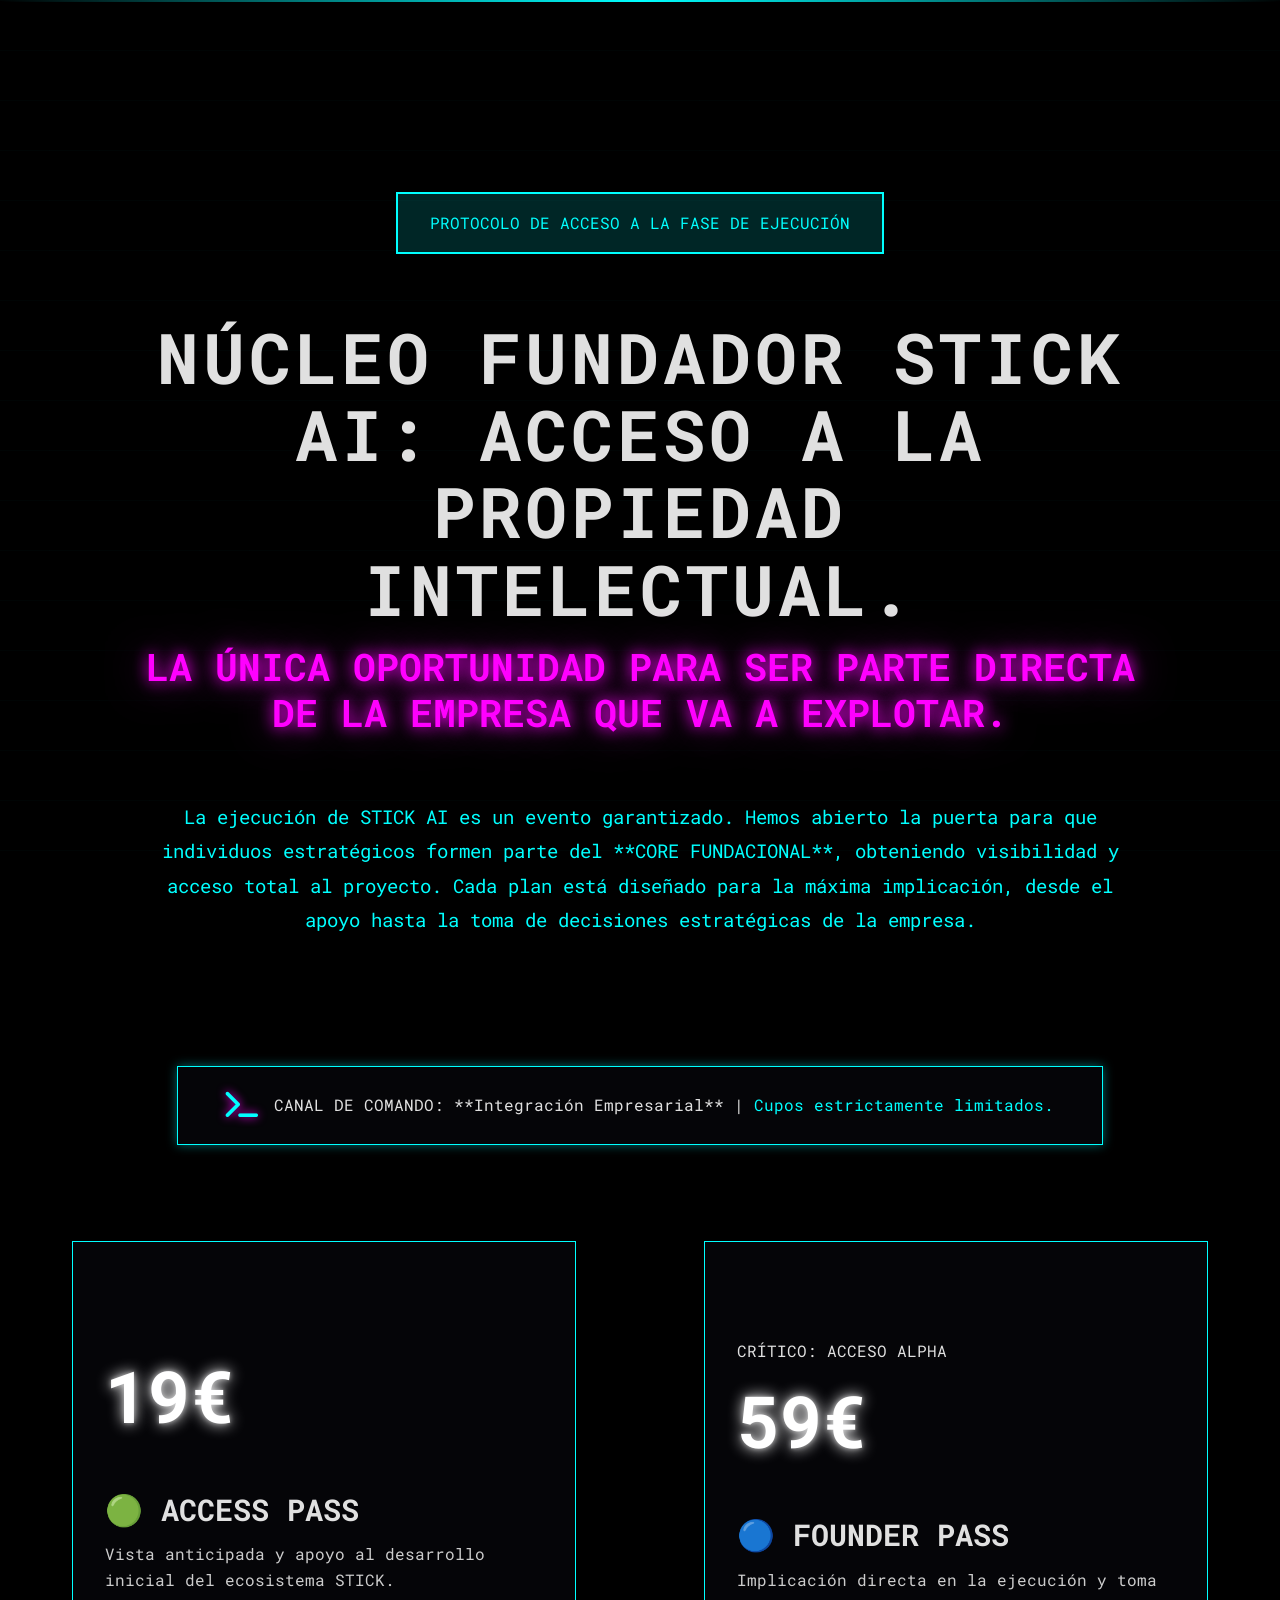
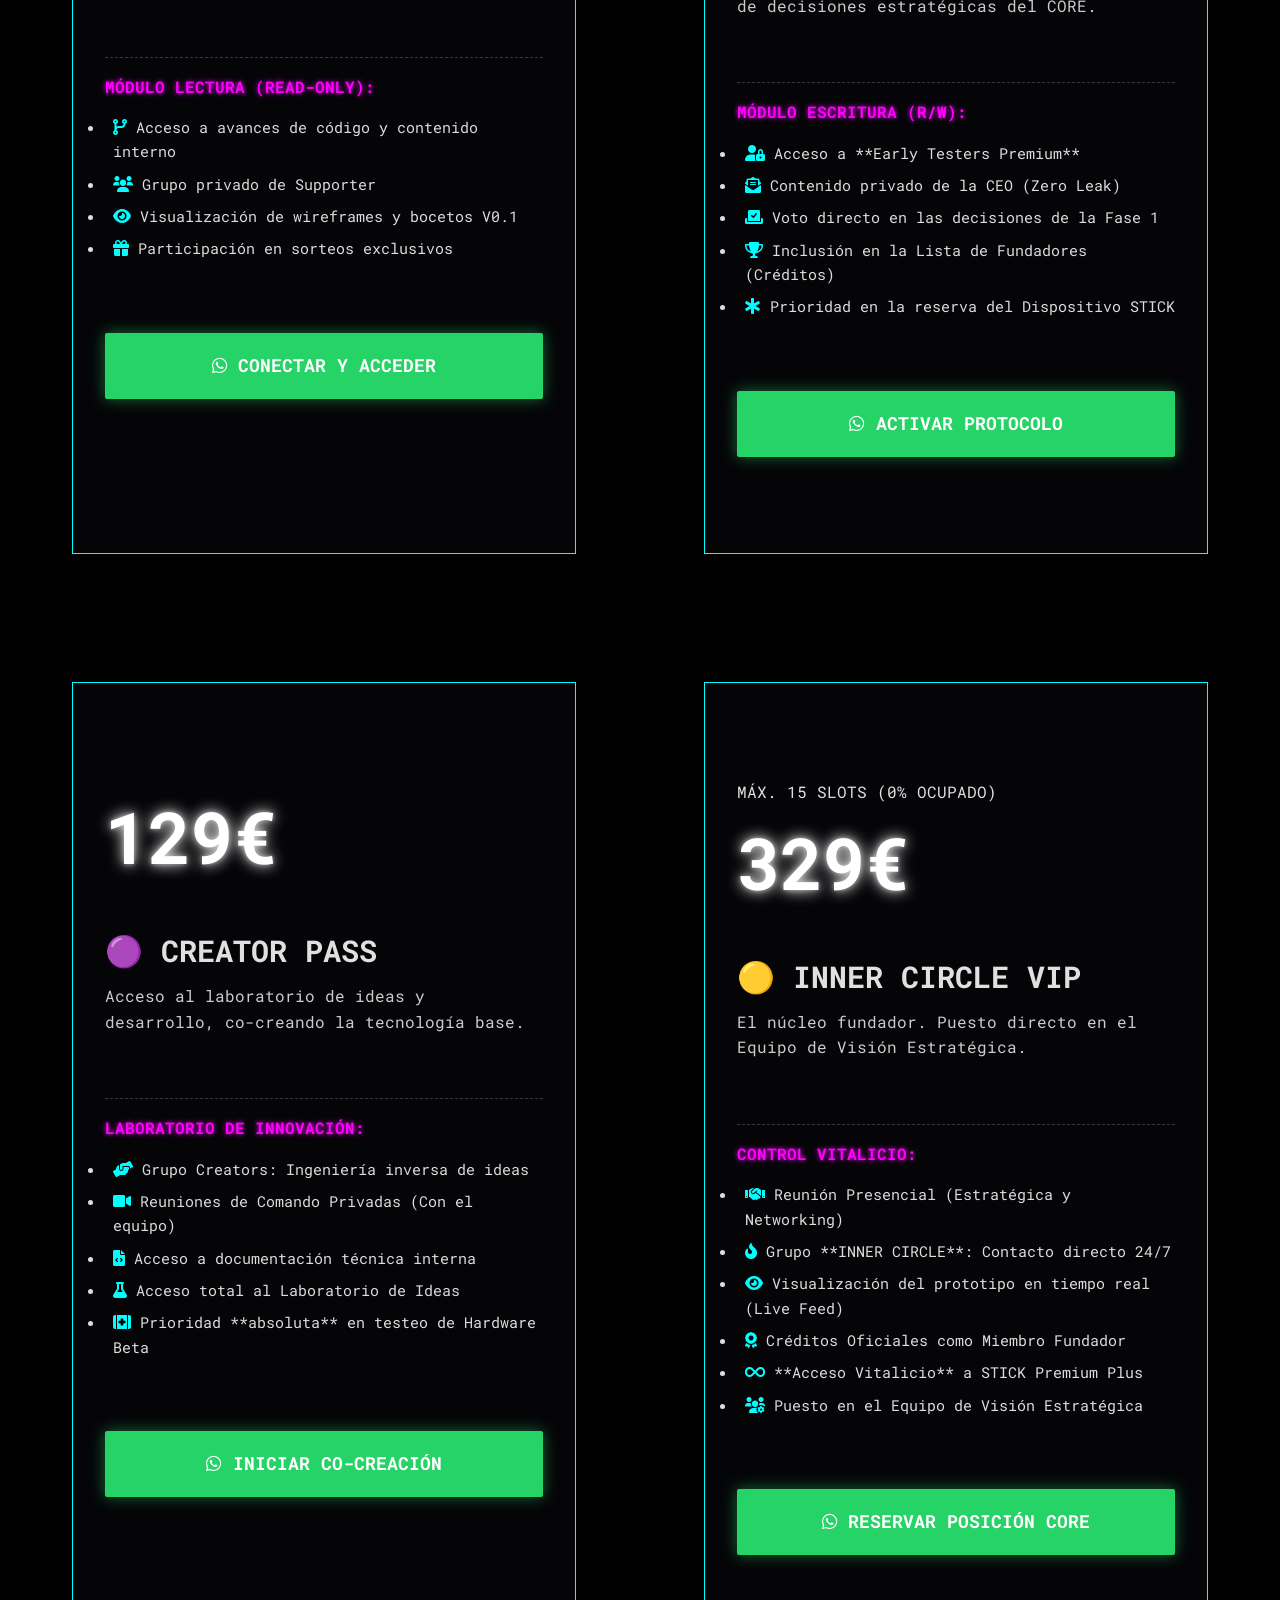
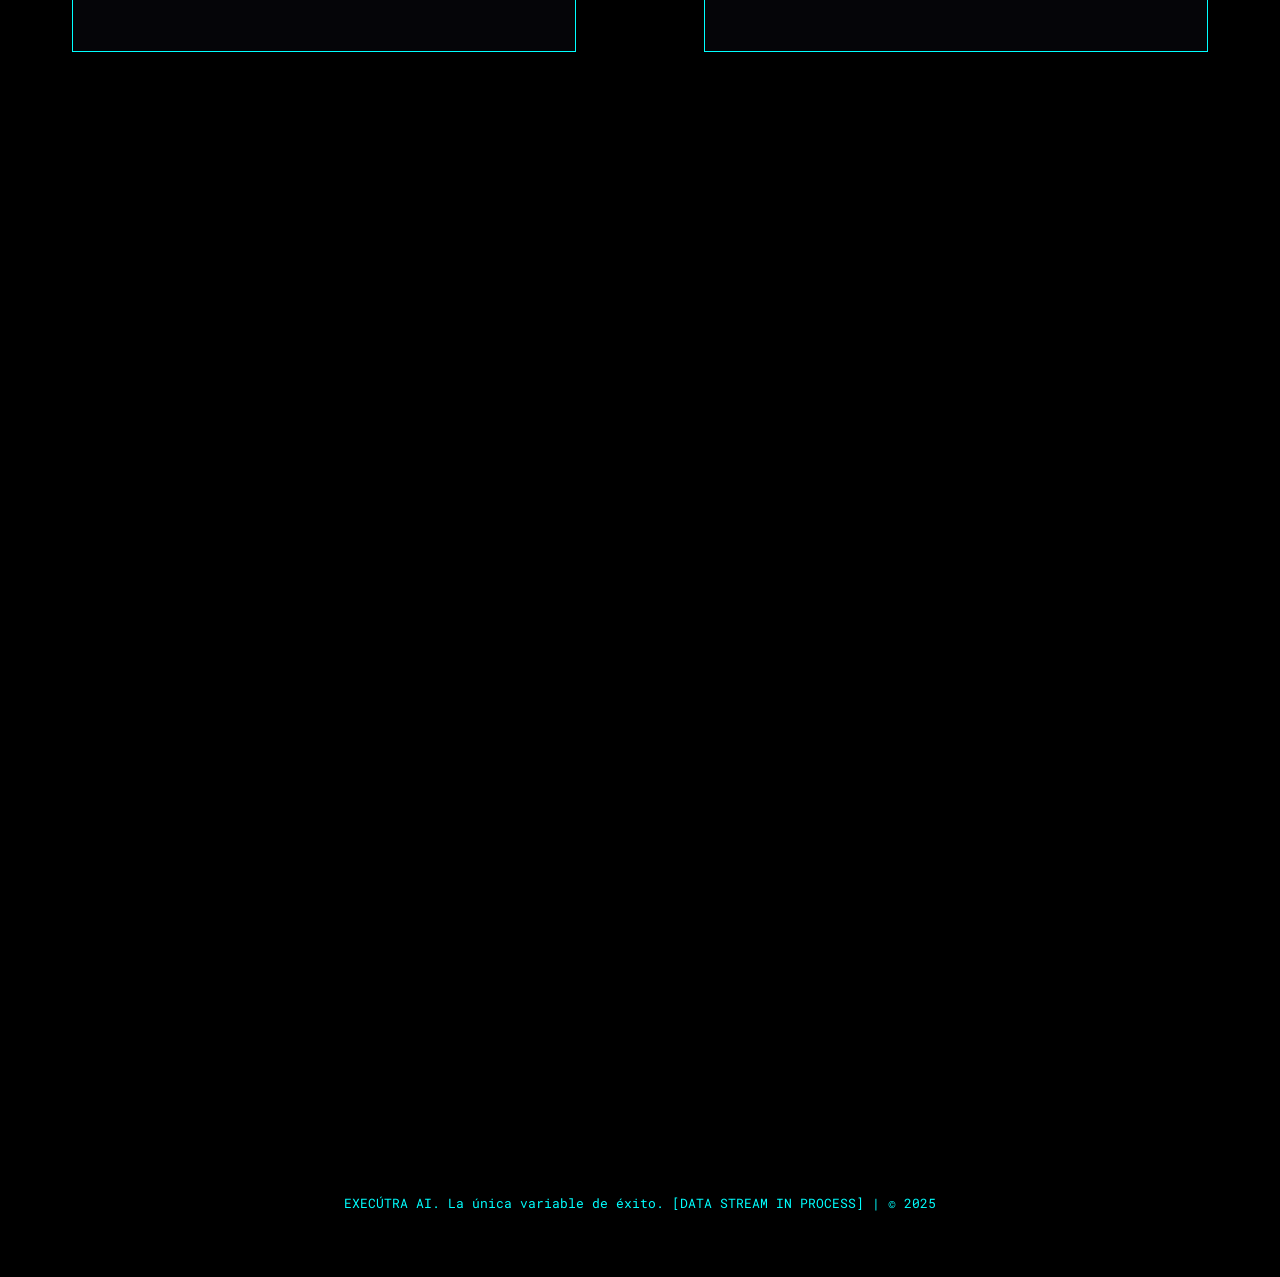
<file: index.html>
<!DOCTYPE html>
<html lang="es">
<head>
    <meta charset="UTF-8">
    <meta name="viewport" content="width=device-width, initial-scale=1.0">
    <title>EXECÚTRA PROTOCOL: ACCESO AL NÚCLEO DISRUPTIVO</title>
    
    <meta name="description" content="El éxito es la única variable. Accede al núcleo fundador de EXECÚTRA AI y sé parte de la disrupción tecnológica garantizada.">
    
    <link rel="stylesheet" href="styles.css">
    <link href="https://fonts.googleapis.com/css2?family=Roboto+Mono:wght@400;700&display=swap" rel="stylesheet">
    <link rel="stylesheet" href="https://cdnjs.cloudflare.com/ajax/libs/font-awesome/6.0.0-beta3/css/all.min.css">
</head>
<body class="theme-dark">

    <div class="background-hud-grid">
        <div class="hud-scanline"></div>
        <div class="hud-flicker"></div>
    </div>

    <main class="access-platform-main">
        <div class="container hero-container">
            <header class="header-intro">
                <span class="version-tag matrix-text pulse-effect">PROTOCOLO DE ACCESO A LA FASE DE EJECUCIÓN</span>
                
                <h1 class="explosive-title">NÚCLEO FUNDADOR STICK AI: ACCESO A LA PROPIEDAD INTELECTUAL.</h1>
                
                <h2 class="text-glow headline-explosion">LA ÚNICA OPORTUNIDAD PARA SER PARTE DIRECTA DE LA EMPRESA QUE VA A EXPLOTAR.</h2>
                
                <p class="intro-subtitle matrix-text">
                    La ejecución de STICK AI es un evento garantizado. Hemos abierto la puerta para que individuos estratégicos formen parte del **CORE FUNDACIONAL**, obteniendo visibilidad y acceso total al proyecto. Cada plan está diseñado para la máxima implicación, desde el apoyo hasta la toma de decisiones estratégicas de la empresa.
                </p>
                
                <div class="status-widget data-module matrix-border" data-animation="reveal" data-delay="0.5">
                    <i class="fas fa-terminal matrix-text"></i>
                    <p>CANAL DE COMANDO: **Integración Empresarial** | <span class="matrix-text">Cupos estrictamente limitados.</span></p>
                </div>
            </header>

            <section class="access-levels-grid">
                
                <article class="level-card level-supporter data-module js-hide matrix-border" data-animation="reveal" data-delay="0.1" data-color="green">
                    <span class="level-price">19€</span>
                    <h2 class="level-title">🟢 Access Pass</h2>
                    <p class="level-tagline">Vista anticipada y apoyo al desarrollo inicial del ecosistema STICK.</p>
                    
                    <div class="benefits-list">
                        <h4>MÓDULO LECTURA (READ-ONLY):</h4>
                        <ul>
                            <li><i class="fas fa-code-branch"></i> Acceso a avances de código y contenido interno</li>
                            <li><i class="fas fa-users"></i> Grupo privado de Supporter</li>
                            <li><i class="fas fa-eye"></i> Visualización de wireframes y bocetos V0.1</li>
                            <li><i class="fas fa-gift"></i> Participación en sorteos exclusivos</li>
                        </ul>
                    </div>
                    <a href="#" class="btn btn-join primary-btn" data-level="Access Pass" target="_blank">
                        <i class="fab fa-whatsapp"></i> CONECTAR Y ACCEDER
                    </a>
                </article>

                <article class="level-card level-founder data-module recommended js-hide matrix-border" data-animation="reveal" data-delay="0.2" data-color="blue">
                    <span class="level-tag recommended-badge">CRÍTICO: ACCESO ALPHA</span>
                    <span class="level-price">59€</span>
                    <h2 class="level-title">🔵 Founder Pass</h2>
                    <p class="level-tagline">Implicación directa en la ejecución y toma de decisiones estratégicas del CORE.</p>
                    
                    <div class="benefits-list">
                        <h4>MÓDULO ESCRITURA (R/W):</h4>
                        <ul>
                            <li><i class="fas fa-user-lock"></i> Acceso a **Early Testers Premium**</li>
                            <li><i class="fas fa-envelope-open-text"></i> Contenido privado de la CEO (Zero Leak)</li>
                            <li><i class="fas fa-vote-yea"></i> Voto directo en las decisiones de la Fase 1</li>
                            <li><i class="fas fa-trophy"></i> Inclusión en la Lista de Fundadores (Créditos)</li>
                            <li><i class="fas fa-star-of-life"></i> Prioridad en la reserva del Dispositivo STICK</li>
                        </ul>
                    </div>
                    <a href="#" class="btn btn-join primary-btn" data-level="Founder Pass" target="_blank">
                        <i class="fab fa-whatsapp"></i> ACTIVAR PROTOCOLO
                    </a>
                </article>

                <article class="level-card level-creator data-module js-hide matrix-border" data-animation="reveal" data-delay="0.3" data-color="purple">
                    <span class="level-price">129€</span>
                    <h2 class="level-title">🟣 Creator Pass</h2>
                    <p class="level-tagline">Acceso al laboratorio de ideas y desarrollo, co-creando la tecnología base.</p>
                    
                    <div class="benefits-list">
                        <h4>LABORATORIO DE INNOVACIÓN:</h4>
                        <ul>
                            <li><i class="fas fa-hands-helping"></i> Grupo Creators: Ingeniería inversa de ideas</li>
                            <li><i class="fas fa-video-camera"></i> Reuniones de Comando Privadas (Con el equipo)</li>
                            <li><i class="fas fa-file-code"></i> Acceso a documentación técnica interna</li>
                            <li><i class="fas fa-flask"></i> Acceso total al Laboratorio de Ideas</li>
                            <li><i class="fas fa-first-aid"></i> Prioridad **absoluta** en testeo de Hardware Beta</li>
                        </ul>
                    </div>
                    <a href="#" class="btn btn-join primary-btn" data-level="Creator Pass" target="_blank">
                        <i class="fab fa-whatsapp"></i> INICIAR CO-CREACIÓN
                    </a>
                </article>

                <article class="level-card level-vip data-module js-hide matrix-border" data-animation="reveal" data-delay="0.4" data-color="yellow">
                    <span class="level-tag vip-limit">MÁX. 15 SLOTS (0% OCUPADO)</span>
                    <span class="level-price">329€</span>
                    <h2 class="level-title">🟡 Inner Circle VIP</h2>
                    <p class="level-tagline">El núcleo fundador. Puesto directo en el Equipo de Visión Estratégica.</p>
                    
                    <div class="benefits-list">
                        <h4>CONTROL VITALICIO:</h4>
                        <ul>
                            <li><i class="fas fa-handshake"></i> Reunión Presencial (Estratégica y Networking)</li>
                            <li><i class="fas fa-fire-alt"></i> Grupo **INNER CIRCLE**: Contacto directo 24/7</li>
                            <li><i class="fas fa-eye"></i> Visualización del prototipo en tiempo real (Live Feed)</li>
                            <li><i class="fas fa-award"></i> Créditos Oficiales como Miembro Fundador</li>
                            <li><i class="fas fa-infinity"></i> **Acceso Vitalicio** a STICK Premium Plus</li>
                            <li><i class="fas fa-users-cog"></i> Puesto en el Equipo de Visión Estratégica</li>
                        </ul>
                    </div>
                    <a href="#" class="btn btn-join primary-btn" data-level="Inner Circle VIP" target="_blank">
                        <i class="fab fa-whatsapp"></i> RESERVAR POSICIÓN CORE
                    </a>
                </article>
            </section>
        </div>
        
        <section class="team-credits data-module js-hide" data-animation="reveal" data-delay="0.6">
            <div class="container">
                <h3><i class="fas fa-users-cog matrix-text"></i> TEAM LEADERSHIP CORE</h3>
                <div class="team-grid">
                    <div class="team-member">
                        <h4>Justin Mostacelli</h4>
                        <p class="matrix-text">CEO & Visionary Leader</p>
                    </div>
                    <div class="team-member">
                        <h4>Hugo</h4>
                        <p class="matrix-text">Chief Operations Officer (COO)</p>
                    </div>
                    <div class="team-member">
                        <h4>Nacho</h4>
                        <p class="matrix-text">Lead Tech Architect (LTA)</p>
                    </div>
                </div>
            </div>
        </section>
    </main>

    <footer class="footer-cta">
        <div class="container">
            <p class="matrix-text">EXECÚTRA AI. La única variable de éxito. [DATA STREAM IN PROCESS] | © 2025</p>
        </div>
    </footer>

    <script src="app.js"></script>
</body>
</html>
</file>
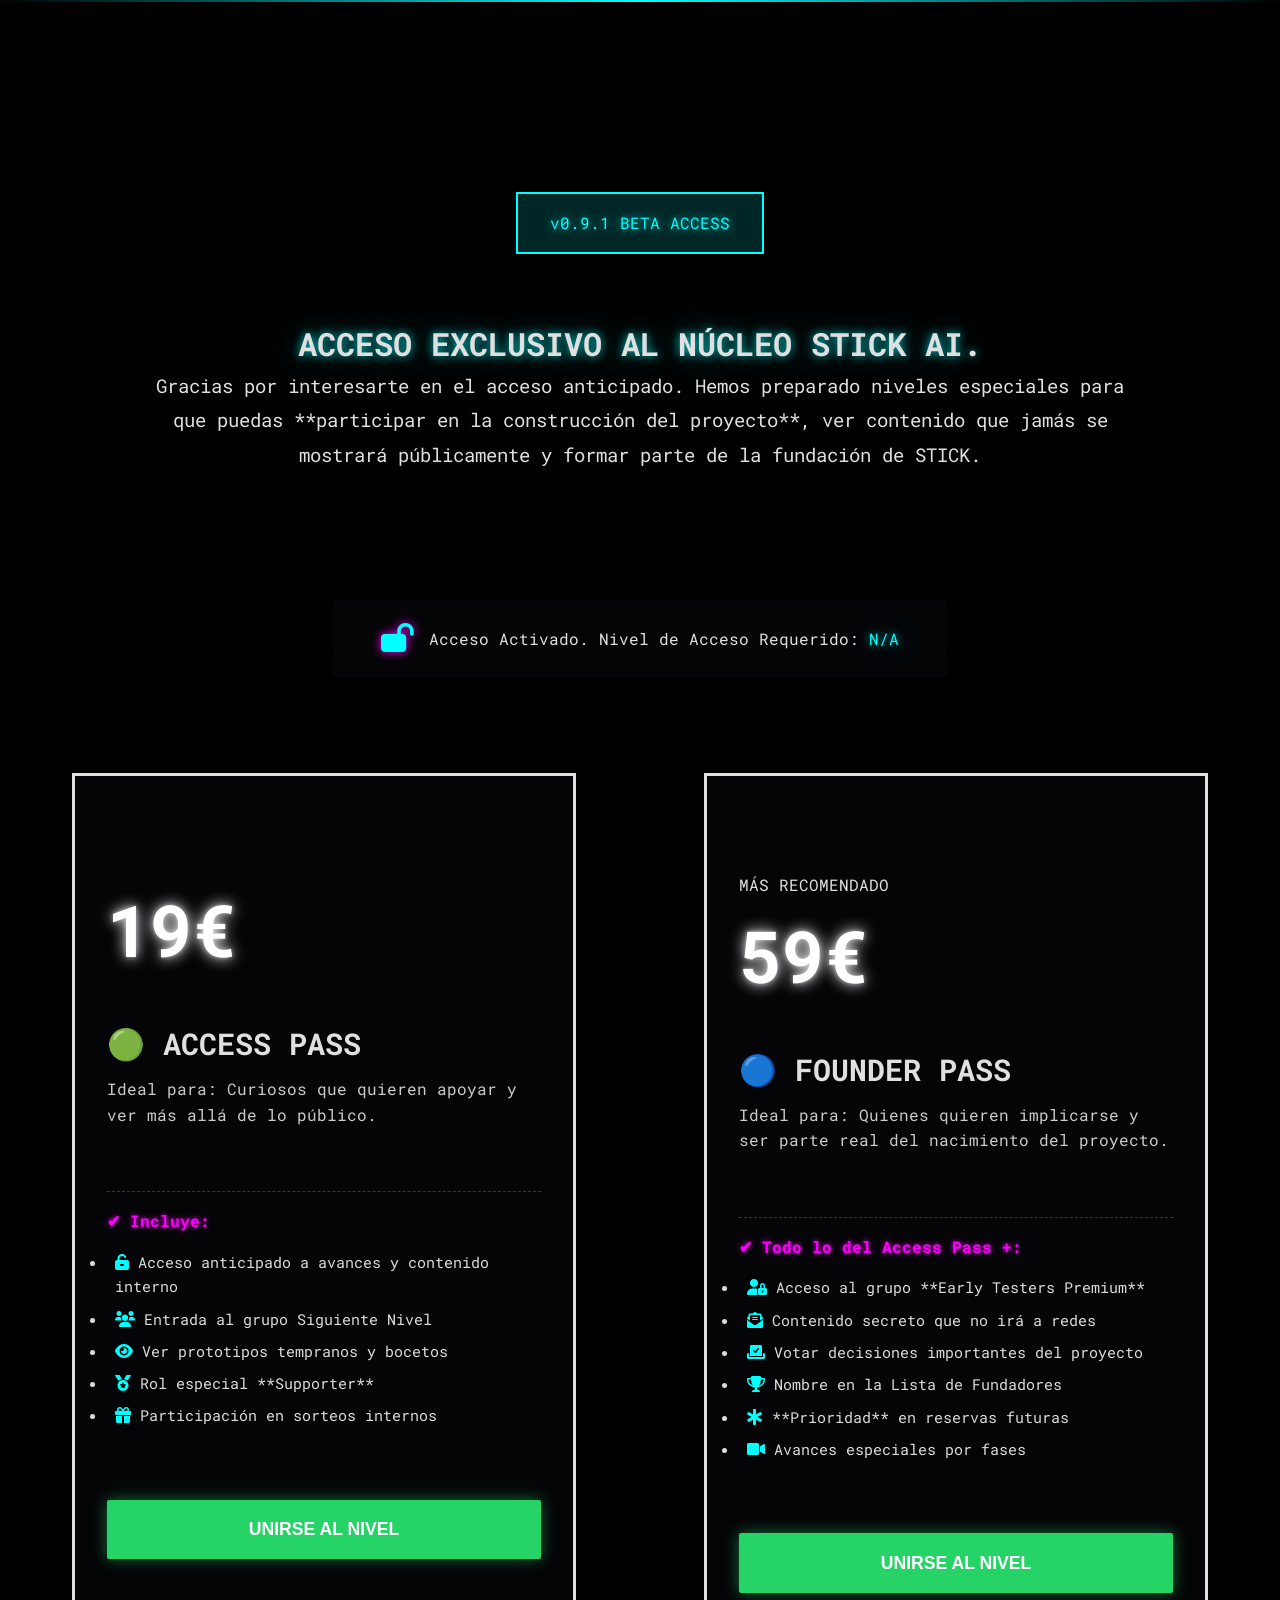
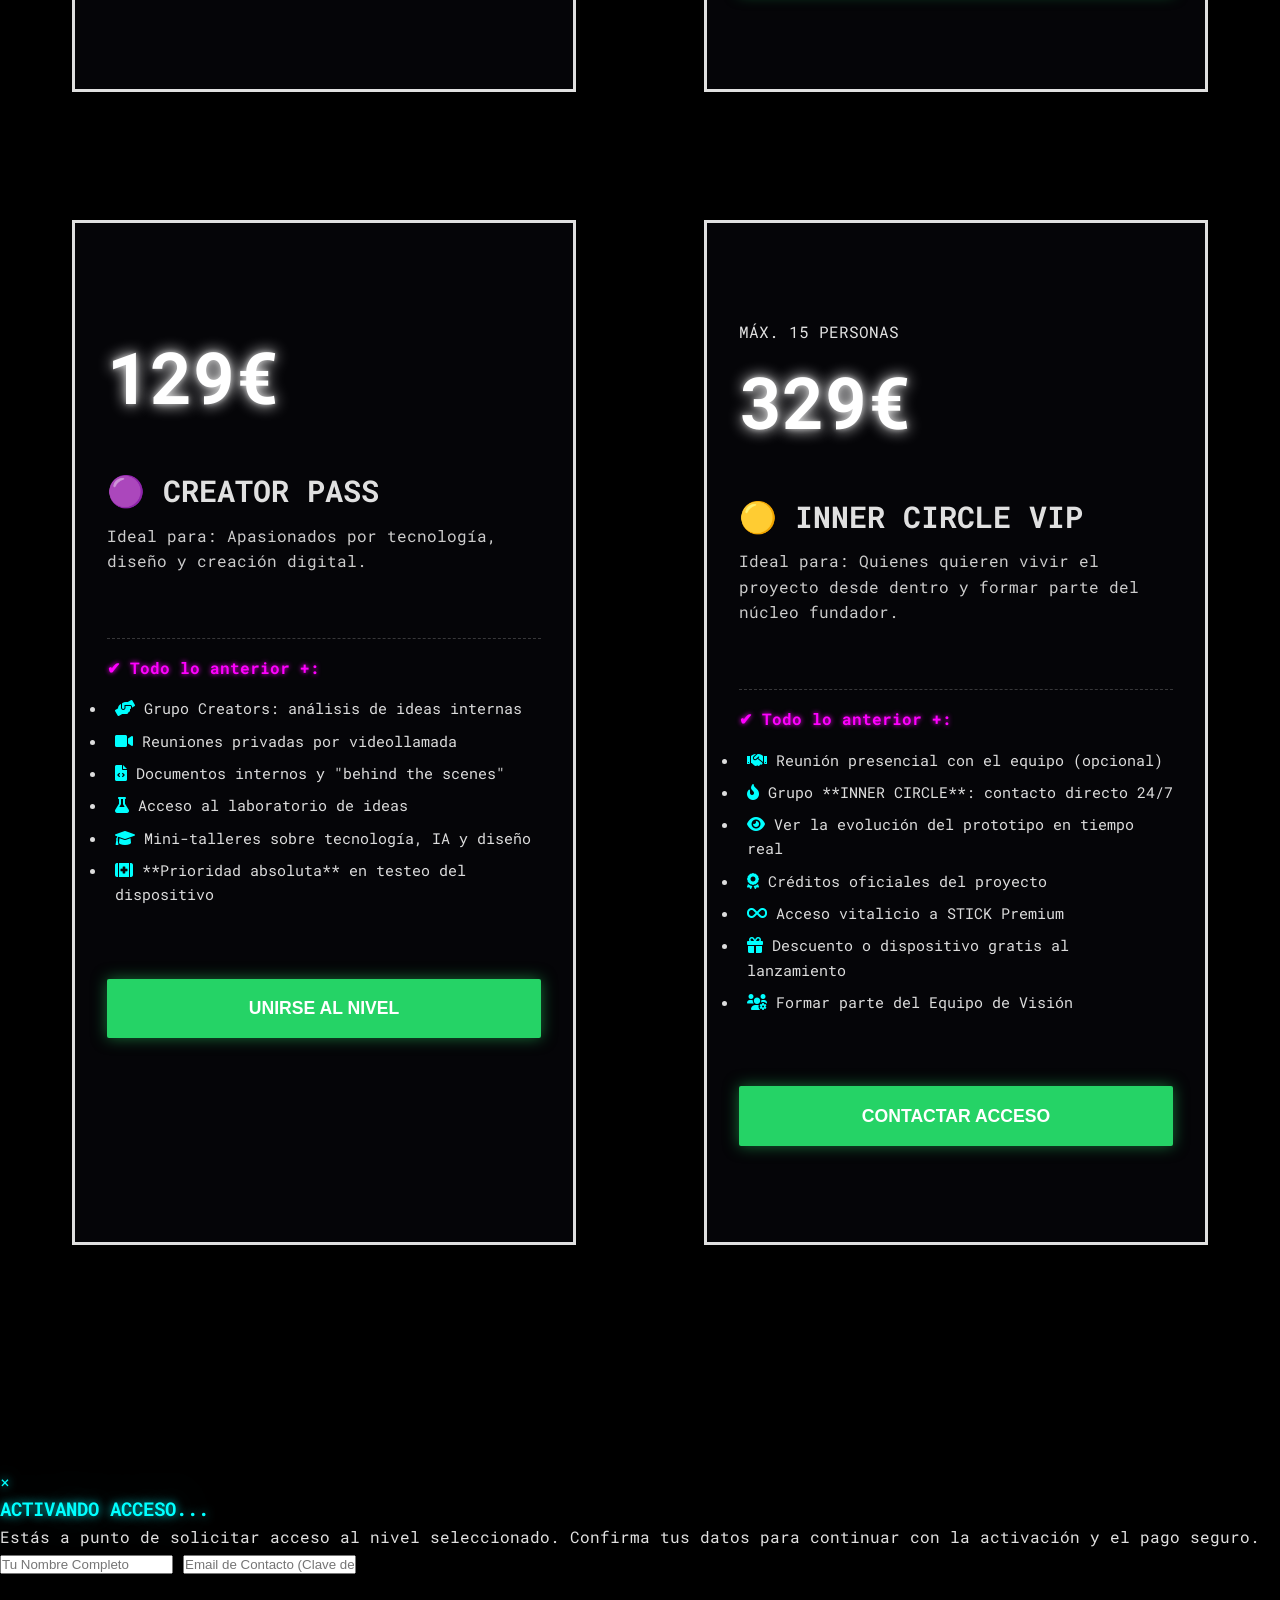
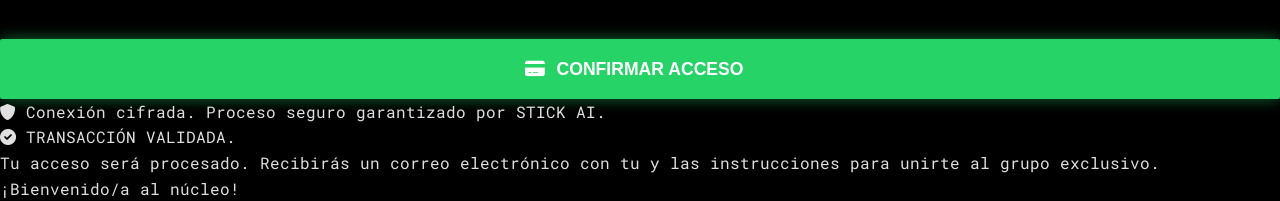
<file: indext.html>
<!DOCTYPE html>
<html lang="es">
<head>
    <meta charset="UTF-8">
    <meta name="viewport" content="width=device-width, initial-scale=1.0">
    <title>STICK AI: Acceso Exclusivo y Fases Fundadoras</title>
    
    <meta name="description" content="Accede a los niveles exclusivos de STICK AI: Supporter, Founder, Creator e Inner Circle. Participa en la construcción del proyecto desde el principio.">
    
    <link rel="stylesheet" href="styles.css">
    <link href="https://fonts.googleapis.com/css2?family=Roboto+Mono:wght@400;700&display=swap" rel="stylesheet">
    <link rel="stylesheet" href="https://cdnjs.cloudflare.com/ajax/libs/font-awesome/6.0.0-beta3/css/all.min.css">
</head>
<body class="theme-dark">

    <div class="background-hud-grid">
        <div class="hud-scanline"></div>
    </div>

    <main class="access-platform-main">
        <div class="container hero-container">
            <header class="header-intro">
                <span class="version-tag neon-text">v0.9.1 BETA ACCESS</span>
                <h1 class="text-glow">ACCESO EXCLUSIVO AL NÚCLEO STICK AI.</h1>
                <p class="intro-subtitle text-fade">
                    Gracias por interesarte en el acceso anticipado. Hemos preparado niveles especiales para que puedas **participar en la construcción del proyecto**, ver contenido que jamás se mostrará públicamente y formar parte de la fundación de STICK.
                </p>
                <div class="status-widget data-module" data-animation="reveal" data-delay="0.5">
                    <i class="fas fa-lock-open neon-text"></i>
                    <p>Acceso Activado. Nivel de Acceso Requerido: <span class="neon-text" id="required-level">N/A</span></p>
                </div>
            </header>

            <section class="access-levels-grid">
                
                <article class="level-card level-supporter data-module" data-animation="reveal" data-delay="0.1" data-color="green">
                    <span class="level-price">19€</span>
                    <h2 class="level-title">🟢 Access Pass</h2>
                    <p class="level-tagline">Ideal para: Curiosos que quieren apoyar y ver más allá de lo público.</p>
                    
                    <div class="benefits-list">
                        <h4>✔ Incluye:</h4>
                        <ul>
                            <li><i class="fas fa-unlock-alt"></i> Acceso anticipado a avances y contenido interno</li>
                            <li><i class="fas fa-users"></i> Entrada al grupo Siguiente Nivel</li>
                            <li><i class="fas fa-eye"></i> Ver prototipos tempranos y bocetos</li>
                            <li><i class="fas fa-medal"></i> Rol especial **Supporter**</li>
                            <li><i class="fas fa-gift"></i> Participación en sorteos internos</li>
                        </ul>
                    </div>
                    <button class="btn btn-join primary-btn" data-level="access">UNIRSE AL NIVEL</button>
                </article>

                <article class="level-card level-founder data-module recommended" data-animation="reveal" data-delay="0.2" data-color="blue">
                    <span class="level-tag recommended-badge">MÁS RECOMENDADO</span>
                    <span class="level-price">59€</span>
                    <h2 class="level-title">🔵 Founder Pass</h2>
                    <p class="level-tagline">Ideal para: Quienes quieren implicarse y ser parte real del nacimiento del proyecto.</p>
                    
                    <div class="benefits-list">
                        <h4>✔ Todo lo del Access Pass +:</h4>
                        <ul>
                            <li><i class="fas fa-user-lock"></i> Acceso al grupo **Early Testers Premium**</li>
                            <li><i class="fas fa-envelope-open-text"></i> Contenido secreto que no irá a redes</li>
                            <li><i class="fas fa-vote-yea"></i> Votar decisiones importantes del proyecto</li>
                            <li><i class="fas fa-trophy"></i> Nombre en la Lista de Fundadores</li>
                            <li><i class="fas fa-star-of-life"></i> **Prioridad** en reservas futuras</li>
                            <li><i class="fas fa-video"></i> Avances especiales por fases</li>
                        </ul>
                    </div>
                    <button class="btn btn-join primary-btn" data-level="founder">UNIRSE AL NIVEL</button>
                </article>

                <article class="level-card level-creator data-module" data-animation="reveal" data-delay="0.3" data-color="purple">
                    <span class="level-price">129€</span>
                    <h2 class="level-title">🟣 Creator Pass</h2>
                    <p class="level-tagline">Ideal para: Apasionados por tecnología, diseño y creación digital.</p>
                    
                    <div class="benefits-list">
                        <h4>✔ Todo lo anterior +:</h4>
                        <ul>
                            <li><i class="fas fa-hands-helping"></i> Grupo Creators: análisis de ideas internas</li>
                            <li><i class="fas fa-video-camera"></i> Reuniones privadas por videollamada</li>
                            <li><i class="fas fa-file-code"></i> Documentos internos y "behind the scenes"</li>
                            <li><i class="fas fa-flask"></i> Acceso al laboratorio de ideas</li>
                            <li><i class="fas fa-graduation-cap"></i> Mini-talleres sobre tecnología, IA y diseño</li>
                            <li><i class="fas fa-first-aid"></i> **Prioridad absoluta** en testeo del dispositivo</li>
                        </ul>
                    </div>
                    <button class="btn btn-join primary-btn" data-level="creator">UNIRSE AL NIVEL</button>
                </article>

                <article class="level-card level-vip data-module" data-animation="reveal" data-delay="0.4" data-color="yellow">
                    <span class="level-tag vip-limit">MÁX. 15 PERSONAS</span>
                    <span class="level-price">329€</span>
                    <h2 class="level-title">🟡 Inner Circle VIP</h2>
                    <p class="level-tagline">Ideal para: Quienes quieren vivir el proyecto desde dentro y formar parte del núcleo fundador.</p>
                    
                    <div class="benefits-list">
                        <h4>✔ Todo lo anterior +:</h4>
                        <ul>
                            <li><i class="fas fa-handshake"></i> Reunión presencial con el equipo (opcional)</li>
                            <li><i class="fas fa-fire-alt"></i> Grupo **INNER CIRCLE**: contacto directo 24/7</li>
                            <li><i class="fas fa-eye"></i> Ver la evolución del prototipo en tiempo real</li>
                            <li><i class="fas fa-award"></i> Créditos oficiales del proyecto</li>
                            <li><i class="fas fa-infinity"></i> Acceso vitalicio a STICK Premium</li>
                            <li><i class="fas fa-gift"></i> Descuento o dispositivo gratis al lanzamiento</li>
                            <li><i class="fas fa-users-cog"></i> Formar parte del Equipo de Visión</li>
                        </ul>
                    </div>
                    <button class="btn btn-join primary-btn" data-level="vip">CONTACTAR ACCESO</button>
                </article>
            </section>
        </div>
    </main>

    <div id="access-modal" class="modal-hud">
        <div class="modal-content-hud">
            <span class="close-btn neon-text">&times;</span>
            <h3 class="neon-text" id="modal-title">ACTIVANDO ACCESO...</h3>
            <p id="modal-description" class="text-fade">Estás a punto de solicitar acceso al nivel seleccionado. Confirma tus datos para continuar con la activación y el pago seguro.</p>
            
            <div id="payment-form">
                <input type="text" placeholder="Tu Nombre Completo" required>
                <input type="email" placeholder="Email de Contacto (Clave de Acceso)" required>
                <button id="confirm-access-btn" class="btn primary-btn btn-neon btn-calculate"><i class="fas fa-credit-card"></i> CONFIRMAR ACCESO <span id="modal-price"></span></button>
                <p class="security-text text-fade"><i class="fas fa-shield-alt"></i> Conexión cifrada. Proceso seguro garantizado por STICK AI.</p>
            </div>
            
            <div id="access-status" class="results-hud results-hidden">
                <p class="text-neon-blue"><i class="fas fa-check-circle"></i> TRANSACCIÓN VALIDADA.</p>
                <p class="result-text">Tu acceso será procesado. Recibirás un correo electrónico con tu <span class="neon-text" id="final-level"></span> y las instrucciones para unirte al grupo exclusivo. ¡Bienvenido/a al núcleo!</p>
            </div>
        </div>
    </div>

    <script src="app.js"></script>
</body>
</html>
</file>
<file: styles.css>
/* Variables y Reset Cíber Hi-Tech */
:root {
    --primary-color: #00ffff; /* Cíber Teal (Frío) */
    --secondary-color: #ff00ff; /* Magenta (Contraste) */
    --bg-dark: #000000; 
    --bg-medium: #050508; 
    --text-color: #e0e0e0;
    --font-mono: 'Roboto Mono', monospace;
    /* Sombra Neón más potente */
    --shadow-neon: 0 0 10px rgba(0, 255, 255, 0.8), 0 0 40px rgba(0, 255, 255, 0.4);
    
    /* Colores de Tarjetas (Más saturados y vivos) */
    --color-green: #00ffaa;
    --color-blue: #33ccff;
    --color-purple: #cc33ff;
    --color-yellow: #ffdd44;

    /* VARIABLES DE ESPACIADO CLAVE (Diseño más aireado/profesional) */
    --spacing-xs: 0.5rem;
    --spacing-sm: 1rem;
    --spacing-md: 2rem;
    --spacing-lg: 4rem;
    --spacing-xl: 6rem;
    --spacing-2xl: 8rem;
}

* {
    margin: 0;
    padding: 0;
    box-sizing: border-box;
}

body.theme-dark {
    font-family: var(--font-mono);
    line-height: 1.6;
    color: var(--text-color);
    background-color: var(--bg-dark);
    scroll-behavior: smooth;
    overflow-x: hidden;
}

/* Tipografía y Efectos Globales */
.text-glow { text-shadow: var(--shadow-neon); }
.neon-text { color: var(--primary-color) !important; text-shadow: var(--shadow-neon); }
.matrix-text { color: var(--primary-color) !important; }

/* Efecto Matrix/Terminal */
.matrix-border {
    border: 1px solid var(--primary-color) !important;
    box-shadow: 0 0 10px rgba(0, 255, 255, 0.4);
}

/* -------------------- Fondo HUD y Scanline -------------------- */
.background-hud-grid {
    position: fixed; top: 0; left: 0; width: 100%; height: 100%; z-index: -1;
    background: 
        repeating-linear-gradient(0deg, var(--bg-dark), var(--bg-dark) 49px, rgba(0, 255, 255, 0.03) 50px),
        repeating-linear-gradient(90deg, var(--bg-dark), var(--bg-dark) 49px, rgba(0, 255, 255, 0.03) 50px);
}
.hud-scanline {
    position: absolute; top: 0; left: 0; width: 100%; height: 2px;
    background: linear-gradient(90deg, transparent, var(--primary-color), transparent);
    animation: scan 8s infinite linear;
}
@keyframes scan { 0% { top: 0; opacity: 0.5; } 50% { top: 100%; opacity: 0; } 100% { top: 0; opacity: 0.5; } }
.hud-flicker {
    background: rgba(0, 255, 255, 0); animation: flicker 10s infinite alternate;
}

/* -------------------- Encabezado y Títulos -------------------- */
.container { max-width: 1200px; margin: 0 auto; padding: 0 var(--spacing-md); }
.access-platform-main { padding: var(--spacing-2xl) 0; }

.header-intro {
    text-align: center; max-width: 1000px; margin: 0 auto var(--spacing-xl); 
    padding-top: var(--spacing-lg); position: relative;
}
.version-tag {
    font-size: 1rem; display: block; padding: var(--spacing-sm) var(--spacing-md); border: 2px solid var(--primary-color);
    width: fit-content; margin: 0 auto var(--spacing-lg); background-color: rgba(0, 255, 255, 0.15);
}
.pulse-effect { animation: pulse 2s infinite alternate; }

.explosive-title {
    font-size: clamp(3.5rem, 5.5vw, 4.5rem); 
    line-height: 1.1; margin-bottom: var(--spacing-sm); color: var(--text-color);
    text-transform: uppercase; letter-spacing: 4px;
}
.headline-explosion {
    font-size: clamp(1.8rem, 3vw, 2.5rem); line-height: 1.2; color: var(--secondary-color);
    margin-bottom: var(--spacing-lg); 
    text-shadow: 0 0 15px var(--secondary-color), 0 0 40px rgba(255, 0, 255, 0.5); 
}

.intro-subtitle { font-size: 1.2rem; margin-bottom: var(--spacing-2xl); line-height: 1.8; }

.status-widget {
    background-color: var(--bg-medium); padding: 1.5rem 3rem; 
    display: inline-flex; align-items: center; gap: 1rem;
}
.status-widget i { font-size: 1.8rem; color: var(--secondary-color); text-shadow: 0 0 10px var(--secondary-color); }

/* -------------------- Tarjetas de Acceso -------------------- */
.access-levels-grid {
    display: grid; 
    gap: var(--spacing-2xl); /* GRAN ESPACIO ENTRE TARJETAS */
    grid-template-columns: repeat(auto-fit, minmax(300px, 1fr)); 
    padding-bottom: var(--spacing-xl);
}

.level-card {
    background: var(--bg-medium); 
    padding: var(--spacing-xl) var(--spacing-md); 
    border: 3px solid;
    transition: all 0.4s cubic-bezier(0.2, 0.8, 0.5, 1);
    box-shadow: 0 0 10px rgba(0, 0, 0, 0.8);
    position: relative;
    z-index: 1; 
}
.level-card:hover {
    transform: translateY(-12px) scale(1.03);
    box-shadow: 0 15px 40px rgba(0, 255, 255, 0.6); 
}

.level-title { font-size: 1.9rem; margin-bottom: var(--spacing-xs); text-transform: uppercase; }

.level-price {
    font-size: 4.5rem; /* Precio más grande y dominante */
    font-weight: 700; display: block; margin-bottom: var(--spacing-md); color: #fff;
    text-shadow: 0 0 15px #fff, 0 0 5px rgba(255, 255, 255, 0.5);
}
.level-tagline { font-size: 1rem; color: #ccc; min-height: 3rem; margin-bottom: var(--spacing-lg); }

/* Botón de WhatsApp (CTA) */
.btn {
    background-color: #25d366; color: white; box-shadow: 0 0 15px rgba(37, 211, 102, 0.5);
    display: inline-flex; align-items: center; justify-content: center; gap: 0.7rem; 
    padding: 1.2rem 2.5rem; border-radius: 2px; text-decoration: none; font-weight: 700;
    transition: all 0.3s ease; cursor: pointer; border: none; text-transform: uppercase;
    font-size: 1.1rem; margin-top: var(--spacing-lg); 
    width: 100%;
}
.btn:hover {
    background-color: #128c7e;
    transform: scale(1.03);
    box-shadow: 0 0 25px rgba(37, 211, 102, 0.8);
}

/* Sección de Beneficios */
.benefits-list {
    margin-top: var(--spacing-md); padding-top: var(--spacing-sm); 
    border-top: 1px dashed rgba(255, 255, 255, 0.2);
}
.benefits-list h4 { font-size: 1rem; color: var(--secondary-color); margin-bottom: var(--spacing-sm); text-shadow: 0 0 5px var(--secondary-color); }
.benefits-list li { margin-bottom: var(--spacing-xs); padding-left: var(--spacing-xs); font-size: 0.95rem; color: #ddd; }
.benefits-list li i { color: var(--primary-color); font-size: 1rem; margin-top: 3px; }


/* -------------------- SECCIÓN DEL EQUIPO FUNDADOR -------------------- */
.team-credits {
    padding: var(--spacing-2xl) 0; /* MUCHO MÁS ESPACIO */
    margin-top: var(--spacing-2xl); 
    border-top: 2px solid var(--primary-color);
    border-bottom: 1px dashed rgba(0, 255, 255, 0.2);
    text-align: center;
    background-color: var(--bg-medium);
    box-shadow: 0 0 30px rgba(0, 255, 255, 0.2);
}
.team-credits h3 {
    font-size: 1.8rem; 
    color: var(--secondary-color);
    text-transform: uppercase;
    margin-bottom: var(--spacing-lg); 
    text-shadow: 0 0 10px var(--secondary-color);
}
.team-grid {
    display: flex;
    justify-content: center;
    gap: var(--spacing-xl); 
    flex-wrap: wrap;
}
.team-member {
    padding: var(--spacing-md) var(--spacing-lg); 
    background: rgba(0, 255, 255, 0.05);
    border-left: 3px solid var(--primary-color);
    min-width: 200px; 
    text-align: left;
}
.team-member h4 {
    font-size: 1.3rem;
    color: var(--text-color);
    margin-bottom: var(--spacing-xs);
}
.team-member p {
    font-size: 0.95rem;
    color: var(--primary-color);
}

/* Footer */
.footer-cta {
    padding: var(--spacing-lg) 0; 
    text-align: center;
    color: #555; font-size: 0.8rem;
}

/* -------------------- ANIMACIÓN SCROLL REVEAL (JS) -------------------- */
.js-hide { 
    opacity: 0; 
    transform: translateY(30px) scale(0.98); 
    transition: opacity 0.9s cubic-bezier(0.2, 0.8, 0.5, 1), transform 0.9s cubic-bezier(0.2, 0.8, 0.5, 1); 
}
.js-revealed { 
    opacity: 1; 
    transform: translateY(0) scale(1); 
}

/* ========================================================= */
/* DISEÑO RESPONSIVO (MÓVIL)               */
/* ========================================================= */
@media (max-width: 768px) {
    .container { padding: 0 var(--spacing-sm); }
    .access-platform-main { padding: var(--spacing-lg) 0; }
    
    .header-intro { margin-bottom: var(--spacing-lg); padding-top: var(--spacing-md); }
    .explosive-title { font-size: 1.8rem; letter-spacing: 2px; }
    .headline-explosion { font-size: 1.3rem; margin-bottom: var(--spacing-md); }
    .intro-subtitle { font-size: 1rem; margin-bottom: var(--spacing-lg); }
    .status-widget { padding: 1rem 2rem; display: block; }
    .status-widget p { margin-top: var(--spacing-xs); }
    
    /* Las tarjetas se apilan en una sola columna */
    .access-levels-grid { grid-template-columns: 1fr; gap: var(--spacing-lg); padding-bottom: var(--spacing-md); }
    .level-card { padding: var(--spacing-lg) var(--spacing-md); }
    .level-price { font-size: 4rem; margin-bottom: var(--spacing-xs); }
    .level-tagline { min-height: auto; margin-bottom: var(--spacing-md); }
    .btn { padding: 1rem 2rem; margin-top: var(--spacing-md); }

    .team-credits { margin-top: var(--spacing-lg); padding: var(--spacing-md) 0; }
    .team-grid { gap: var(--spacing-md); }
    /* Ajuste de la tarjeta de equipo para móvil */
    .team-member { 
        min-width: 100%; 
        text-align: center; 
        border-left: none; 
        border-bottom: 3px solid var(--primary-color);
        padding: var(--spacing-md) var(--spacing-sm);
    }
}
</file>
